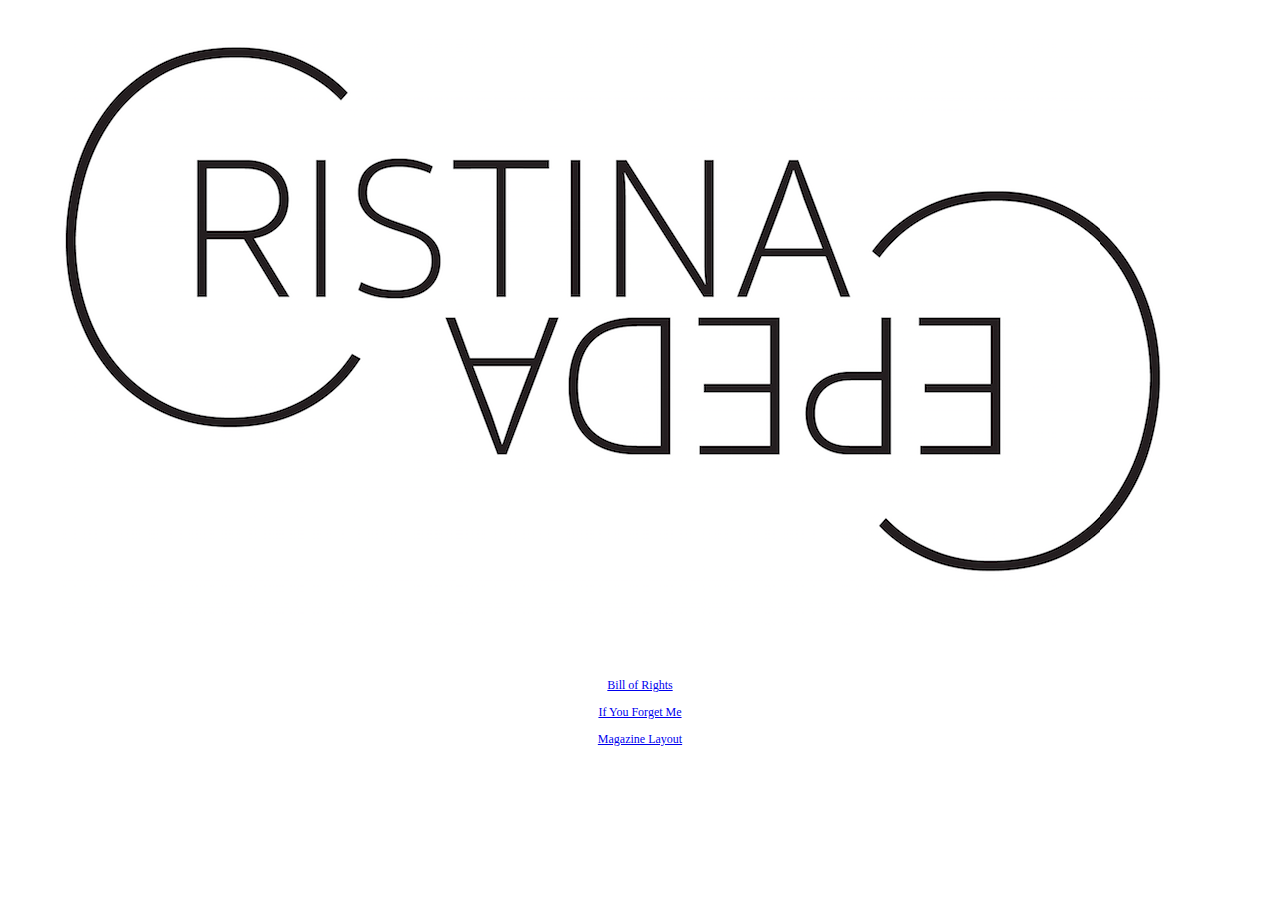
<file: index.html>
<!doctype html>

<html lang="en">
  <head>
    <meta charset="utf-8">

    <title></title>
    <link rel="stylesheet" href="Cristina_website.css">
  </head>

  <body>
  </head>
  <body>
  <h1> <img src="logofinal.png"> </h1>
  <br />
  <br />
    <center>




    <p>

    </p>

    <center>
      <p>
    <a href="bill_of_rights.html"> Bill of Rights </a>
    </p>

    <p>
    <a href="poemfinal.html"> If You Forget Me </a>
    </p>


      <p>
      <a href="magazine_layout.html"> Magazine Layout </a>
      </p>

    </center>
  </body>
</html>
</file>
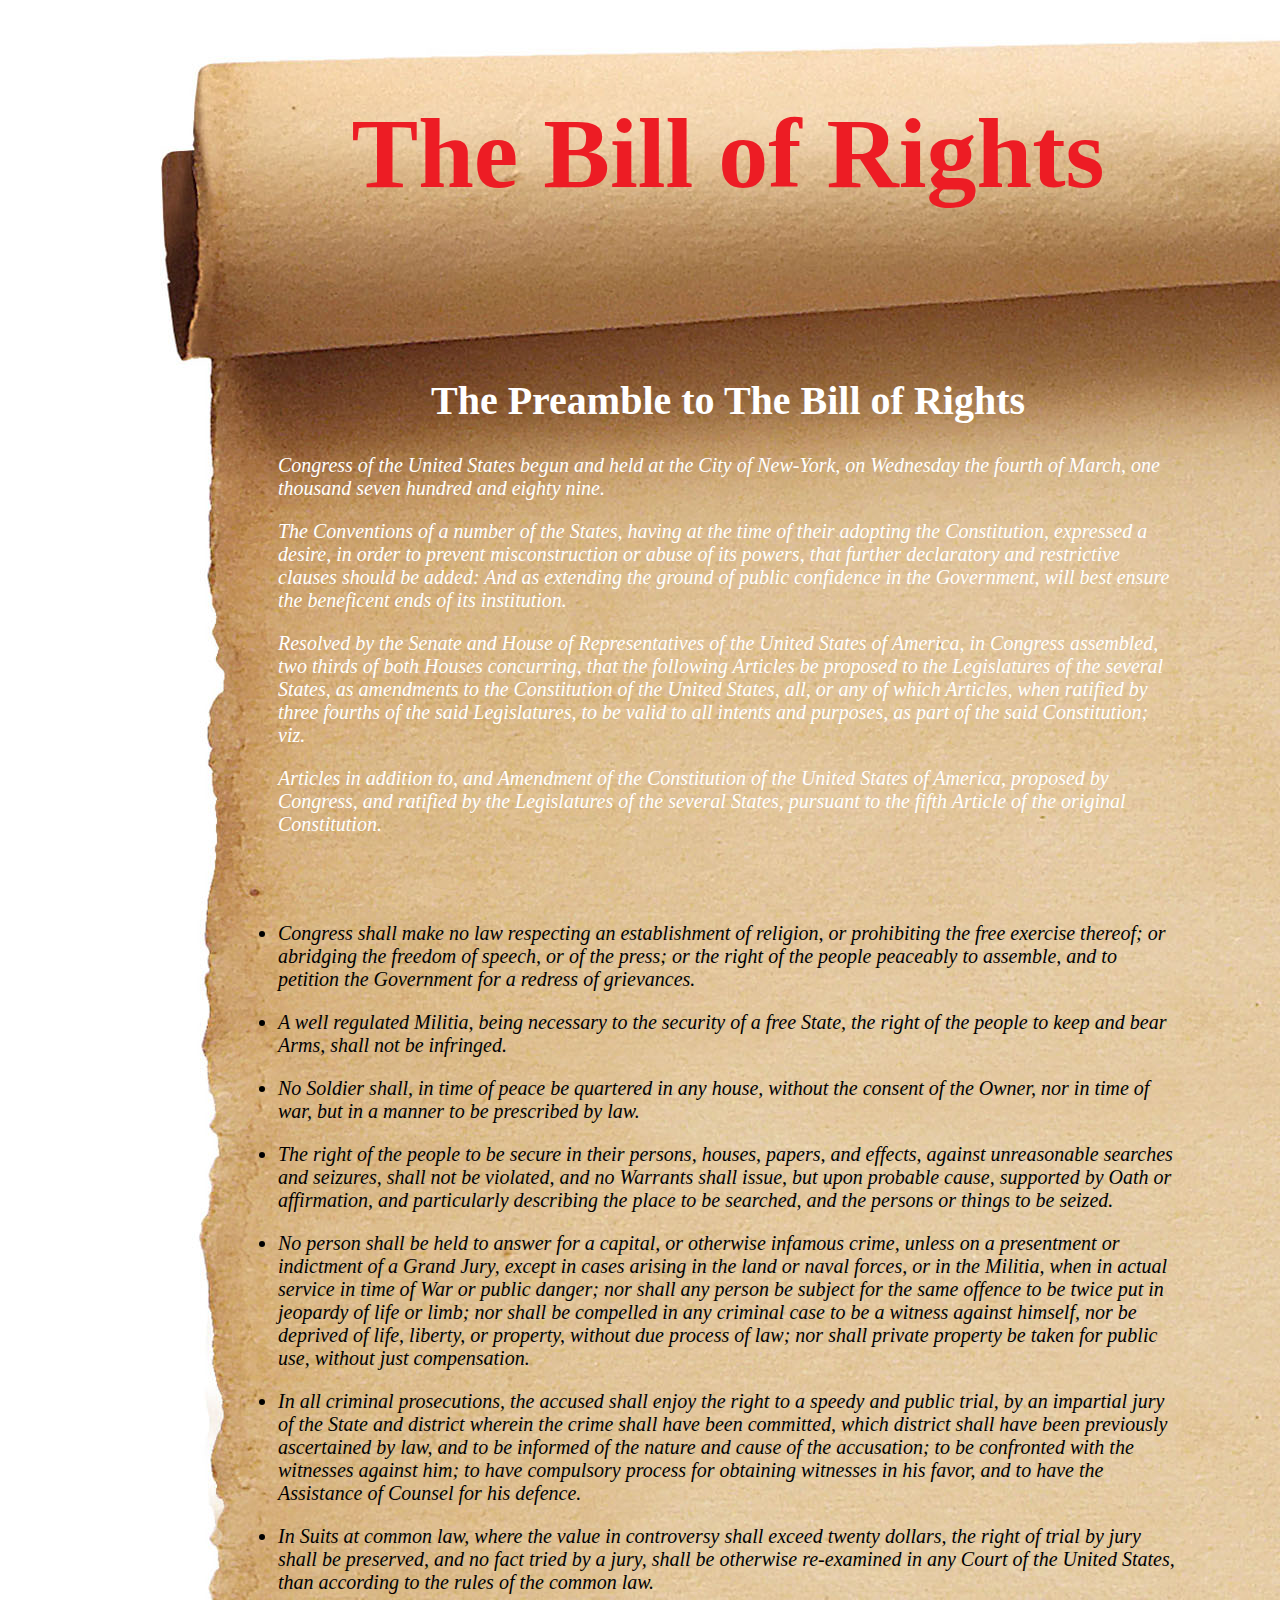
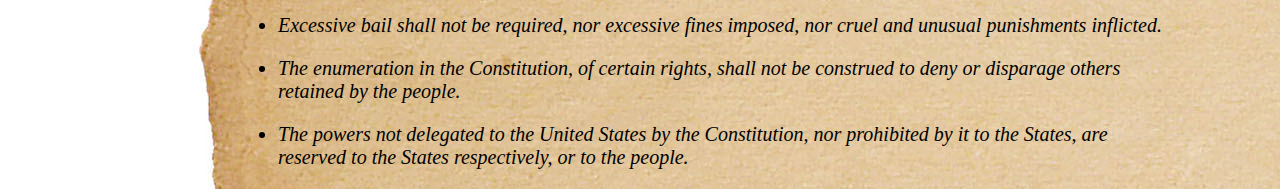
<file: bill_of_rights.html>
<!doctype html>
<html lang="en">
	<head>
		<meta charset="utf-8">

		<title>The Bill of Rights</title>
		<link rel="stylesheet" href="my_bill_of_rights.css">
	</head>
	<body>

		<article>

			<br>
		</br>
		<br>
			<h1 class="center">The Bill of  Rights</h1>
<br>
</br>
<br>
</br>

			<h2>The Preamble to The Bill of Rights</h2>


      <cite>
			<p>Congress of the United States begun and held at the City of New-York, on Wednesday the fourth of March, one thousand seven hundred and eighty nine.</p>

			<p>The Conventions of a number of the States, having at the time of their adopting the Constitution, expressed a desire, in order to prevent misconstruction or abuse of its powers, that further declaratory and restrictive clauses should be added: And as extending the ground of public confidence in the Government, will best ensure the beneficent ends of its institution.</p>

			<p>Resolved by the Senate and House of Representatives of the United States of America, in Congress assembled, two thirds of both Houses concurring, that the following Articles be proposed to the Legislatures of the several States, as amendments to the Constitution of the United States, all, or any of which Articles, when ratified by three fourths of the said Legislatures, to be valid to all intents and purposes, as part of the said Constitution; viz.</p>

			<p>Articles in addition to, and Amendment of the Constitution of the United States of America, proposed by Congress, and ratified by the Legislatures of the several States, pursuant to the fifth Article of the original Constitution.</p>

			<br>
			</br>


				<p> <li>
					Congress shall make no law respecting an establishment of religion, or prohibiting the free exercise thereof; or abridging the freedom of speech, or of the press; or the right of the people peaceably to assemble, and to petition the Government for a redress of grievances.</p>

				<p> <li>
					A well regulated Militia, being necessary to the security of a free State, the right of the people to keep and bear Arms, shall not be infringed.</p>

				<p> <li>
					No Soldier shall, in time of peace be quartered in any house, without the consent of the Owner, nor in time of war, but in a manner to be prescribed by law.</p>

				<p> <li>
					The right of the people to be secure in their persons, houses, papers, and effects, against unreasonable searches and seizures, shall not be violated, and no Warrants shall issue, but upon probable cause, supported by Oath or affirmation, and particularly describing the place to be searched, and the persons or things to be seized.</p>
				</li>

				<p><li>
					No person shall be held to answer for a capital, or otherwise infamous crime, unless on a presentment or indictment of a Grand Jury, except in cases arising in the land or naval forces, or in the Militia, when in actual service in time of War or public danger; nor shall any person be subject for the same offence to be twice put in jeopardy of life or limb; nor shall be compelled in any criminal case to be a witness against himself, nor be deprived of life, liberty, or property, without due process of law; nor shall private property be taken for public use, without just compensation.</p>
				</li>

				<p><li>
					In all criminal prosecutions, the accused shall enjoy the right to a speedy and public trial, by an impartial jury of the State and district wherein the crime shall have been committed, which district shall have been previously ascertained by law, and to be informed of the nature and cause of the accusation; to be confronted with the witnesses against him; to have compulsory process for obtaining witnesses in his favor, and to have the Assistance of Counsel for his defence.</p>
				</li>

				<p><li>
					In Suits at common law, where the value in controversy shall exceed twenty dollars, the right of trial by jury shall be preserved, and no fact tried by a jury, shall be otherwise re-examined in any Court of the United States, than according to the rules of the common law.</p>
				</li>

				<p><li>
					Excessive bail shall not be required, nor excessive fines imposed, nor cruel and unusual punishments inflicted.</p>
				</li>

				<p><li>
					The enumeration in the Constitution, of certain rights, shall not be construed to deny or disparage others retained by the people.</p>
				</li>

				<p><li>
					The powers not delegated to the United States by the Constitution, nor prohibited by it to the States, are reserved to the States respectively, or to the people.</p>

        </cite>
				</li>

		</article>

	</body>
</html>
</file>
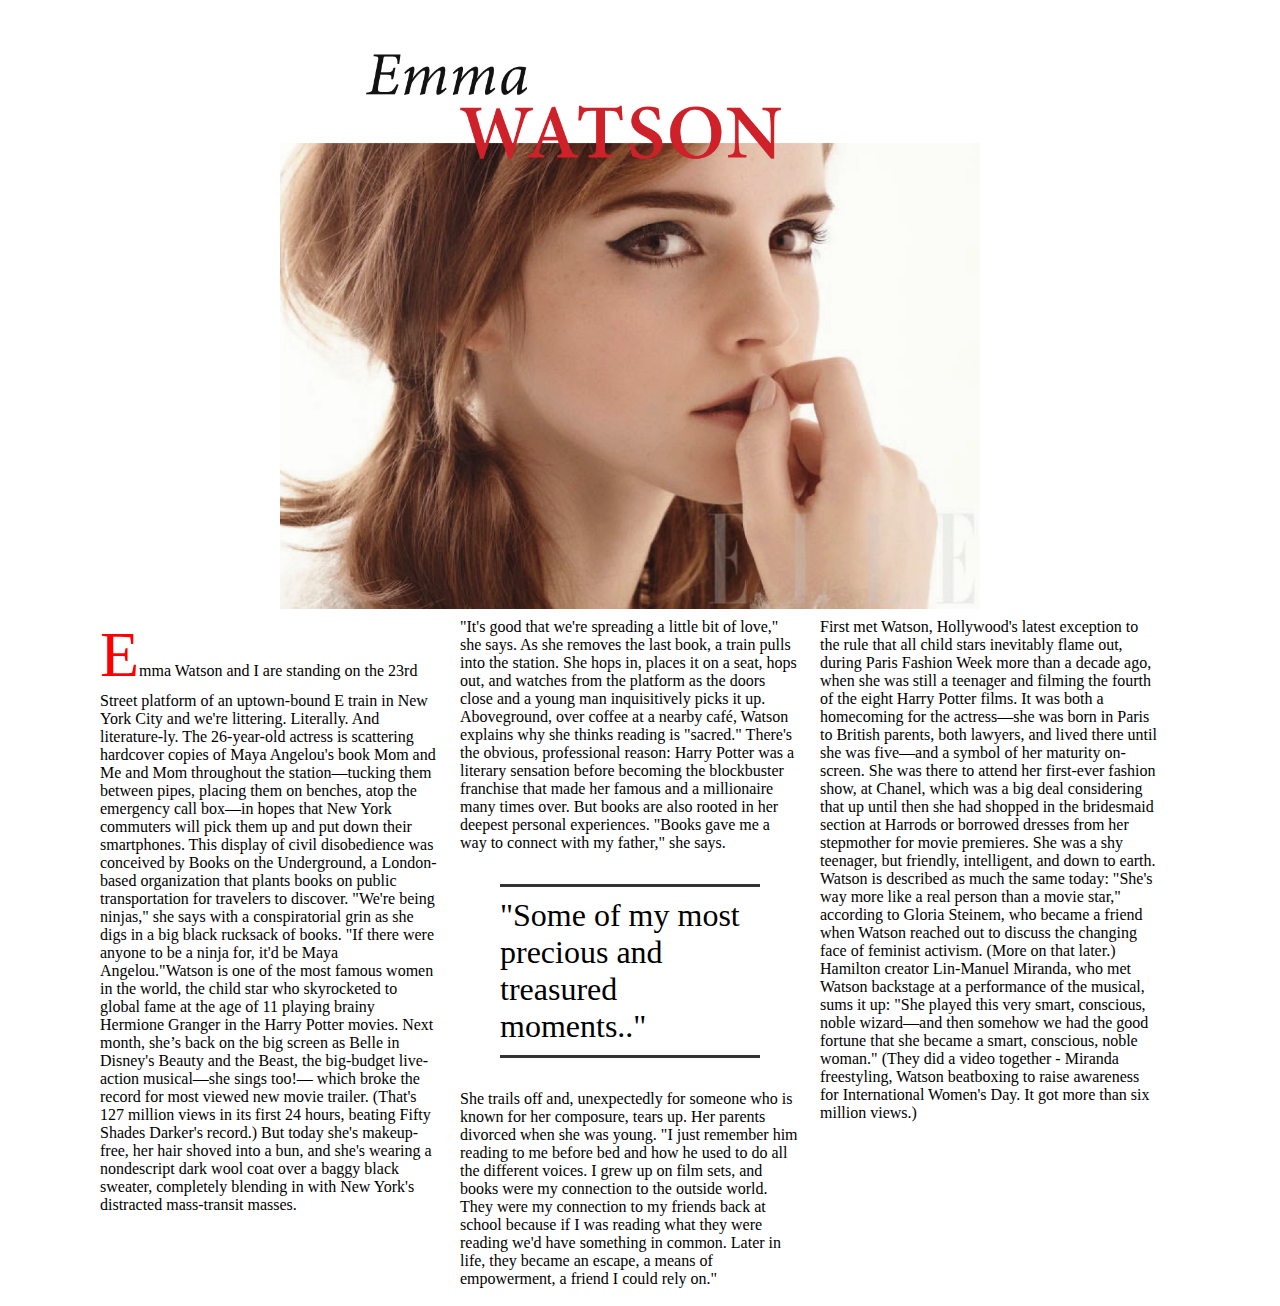
<file: magazine_layout.html>
<!DOCTYPE html>

<!--
                https://www.w3schools.com/css/css3_intro.asp
                https://www.w3schools.com/css/css3_flexbox.asp

-->
<html>
<head>

<link rel="stylesheet" type="text/css" href="magazine_layout.css" />
</head>
<body>
  <div class="body-container">
  <div class="flex-container1">
  <div class="flex-item1">
    <img src="emma_editorial.jpg" style="width:700px"/></div>

<br>
</br>
</div>
<div class="flex-container2">

  <div class="flex-item drop-cap">Emma Watson and I are standing on the 23rd Street platform of an uptown-bound E train in New York City and we're littering.
    Literally. And literature-ly. The 26-year-old actress is scattering hardcover copies of Maya Angelou's book Mom and Me and Mom throughout the station—tucking them between pipes,
    placing them on benches, atop the emergency call box—in hopes that New York commuters will pick them up and put down their smartphones. This display of civil disobedience was conceived by Books on the Underground,
    a London-based organization that plants books on public transportation for travelers to discover.
    "We're being ninjas," she says with a conspiratorial grin as she digs in a big black rucksack of books. "If there were anyone to be a ninja for, it'd be Maya Angelou."Watson is one of the most famous women in the world, the child star who skyrocketed to global fame at the age of 11 playing brainy Hermione Granger in the Harry Potter movies. Next month, she’s back on the big screen as Belle in Disney's Beauty and the Beast, the big-budget live-action musical—she sings too!— which broke the record for most viewed new movie trailer. (That's 127 million views in its first 24 hours, beating Fifty Shades Darker's record.) But today she's makeup-free, her hair shoved into a bun, and she's wearing a nondescript dark wool coat over a baggy black sweater, completely blending in with New York's distracted mass-transit masses.</div>
  <div class="flex-item"> "It's good that we're spreading a little bit of love," she says. As she removes the last book, a train pulls into the station. She hops in, places it on a seat, hops out, and watches from the platform as the doors close and a young man inquisitively picks it up.

Aboveground, over coffee at a nearby café, Watson explains why she thinks reading is "sacred." There's the obvious, professional reason: Harry Potter was a literary sensation before becoming the blockbuster franchise that made her famous and a millionaire many times over. But books are also rooted in her deepest personal experiences. "Books gave me a way to connect with my father," she says.
<blockquote>"Some of my most precious and treasured moments.."</blockquote>
She trails off and, unexpectedly for someone who is known for her composure, tears up. Her parents divorced when she was young. "I just remember him reading to me before bed and how he used to do all the different voices. I grew up on film sets, and books were my connection to the outside world. They were my connection to my friends back at school because if I was reading what they were reading we'd have something in common. Later in life, they became an escape, a means of empowerment, a friend I could rely on."</div>
  <div class="flex-item">First met Watson, Hollywood's latest exception to the rule that all child stars inevitably flame out, during Paris Fashion Week more than a decade ago, when she was still a teenager and filming the fourth of the eight Harry Potter films. It was both a homecoming for the actress—she was born in Paris to British parents, both lawyers, and lived there until she was five—and a symbol of her maturity on-screen. She was there to attend her first-ever fashion show, at Chanel, which was a big deal considering that up until then she had shopped in the bridesmaid section at Harrods or borrowed dresses from her stepmother for movie premieres.

She was a shy teenager, but friendly, intelligent, and down to earth. Watson is described as much the same today: "She's way more like a real person than a movie star," according to Gloria Steinem, who became a friend when Watson reached out to discuss the changing face of feminist activism. (More on that later.) Hamilton creator Lin-Manuel Miranda, who met Watson backstage at a performance of the musical, sums it up: "She played this very smart, conscious, noble wizard—and then somehow we had the good fortune that she became a smart, conscious, noble woman." (They did a video together - Miranda freestyling, Watson beatboxing to raise awareness for International Women's Day. It got more than six million views.)</div>

</div>
</div>
</body>
</html>
</file>
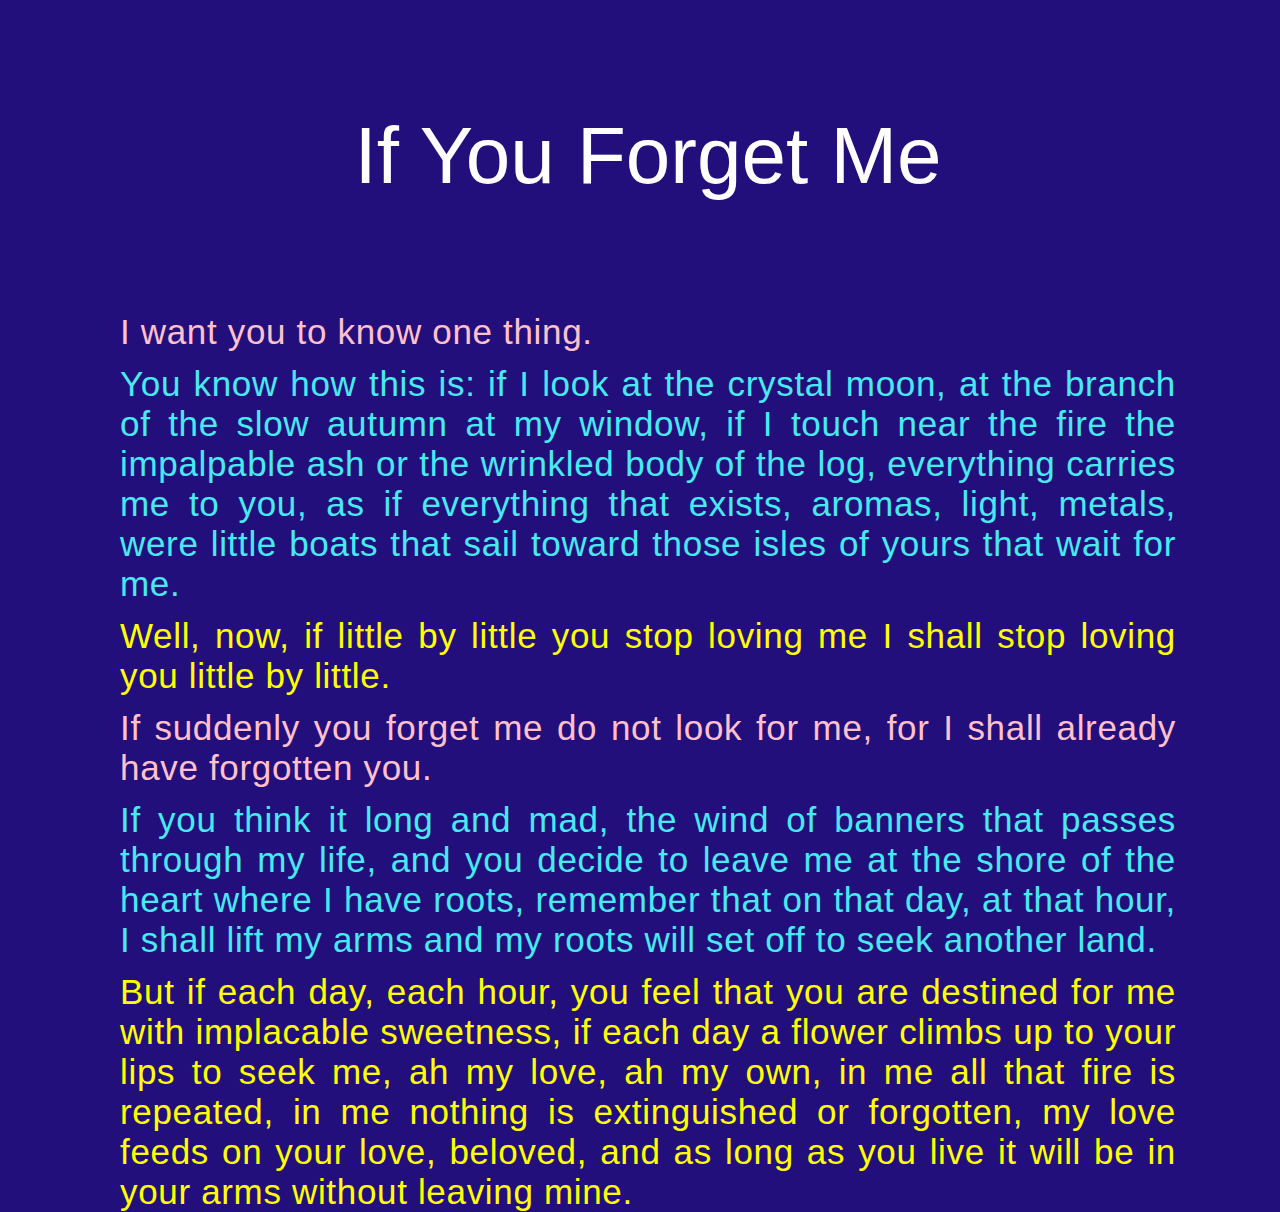
<file: poem.html>
<!DOCTYPE html>
<html>
    <head>
      <meta charset="utf-8">
      <meta http-equiv="X-UA-Compatible" content="IE=edge,chrome=1">
      <meta name="viewport" content="width=device-width, initial-scale=1">
      <title>If You Forget Me</title>
      <meta name="author" content="" />
      <meta name="description" content="" />
      <meta name="keywords" content="" />

      <link rel="stylesheet" href="poem.css">
    </head>

  <body>
<p>

  <div class="header">
    <h1> If You Forget Me </h1>  </p>
  </div>

    <div id="container">
      <div id="first">
<div class="first1">
      <p>I want you to know one thing.</p>
      </div>

<div class="kontainer">
      <p>You know how this is:
      if I look
      at the crystal moon, at the branch
      of the slow autumn at my window,
      if I touch
      near the fire
      the impalpable ash
      or the wrinkled body of the log,
      everything carries me to you,
      as if everything that exists,
      aromas, light, metals,
      were little boats
      that sail
      toward those isles of yours that wait for me.
    </p> </div>

      <div class="lastp">
      <p>Well, now, if little by little
      you stop loving me
      I shall stop loving you little by little.</p>
      </div>


      <div class="gone">
      <p>If suddenly you forget me do not look for me,
      for I shall already have forgotten you.</p>
      </div>

      <div class="secondlast">
      <p>
      If you think it long and mad,
      the wind of banners
      that passes through my life,
      and you decide
      to leave me at the shore
      of the heart where I have roots,
      remember
      that on that day,
      at that hour,
      I shall lift my arms
      and my roots will set off
      to seek another land.</p>
    </div>

      <div class="lastp">
      <p>But if each day, each hour,
      you feel that you are destined for me
      with implacable sweetness,
      if each day a flower
      climbs up to your lips to seek me,
      ah my love, ah my own,
      in me all that fire is repeated,
      in me nothing is extinguished or forgotten,
      my love feeds on your love, beloved,
      and as long as you live it will be in your arms
      without leaving mine.</p>
    </div>

    </div>
  </body>
</html>
</file>
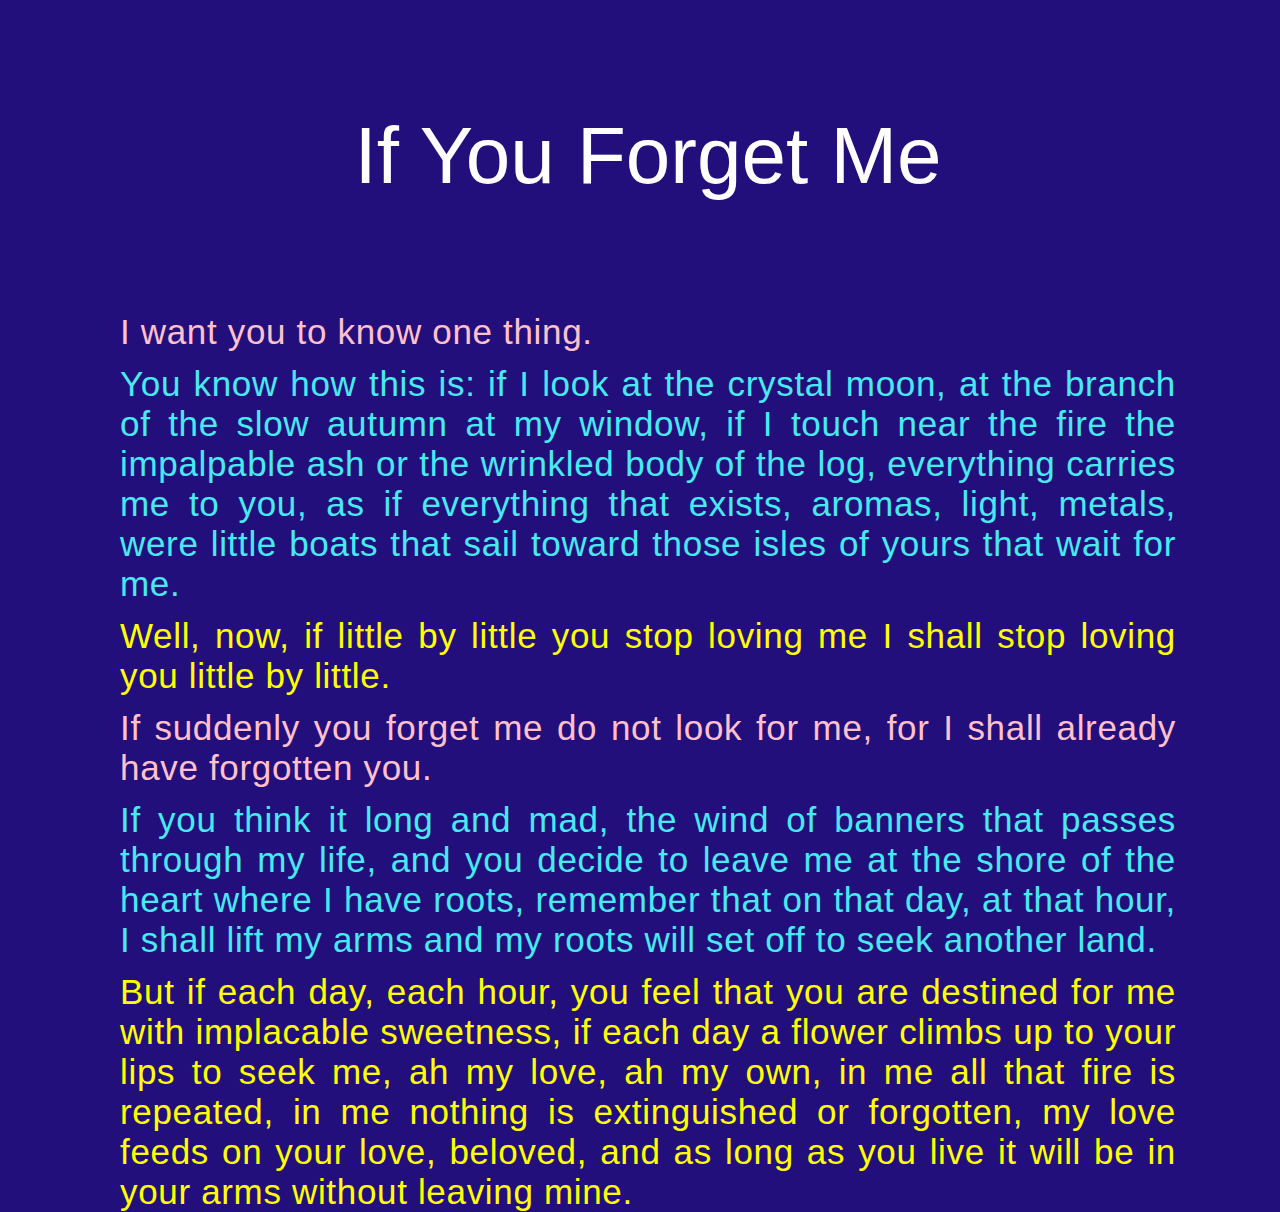
<file: poemfinal.html>
<!DOCTYPE html>
<html>
    <head>
      <meta charset="utf-8">
      <meta http-equiv="X-UA-Compatible" content="IE=edge,chrome=1">
      <meta name="viewport" content="width=device-width, initial-scale=1">
      <title>If You Forget Me</title>
      <meta name="author" content="" />
      <meta name="description" content="" />
      <meta name="keywords" content="" />

      <link rel="stylesheet" href="poemfinal.css">
    </head>

  <body>
<p>

  <div class="header">
    <h1> If You Forget Me </h1>  </p>
  </div>

    <div id="container">
      <div id="first">
<div class="first1">
      <p>I want you to know one thing.</p>
      </div>

<div class="kontainer">
      <p>You know how this is:
      if I look
      at the crystal moon, at the branch
      of the slow autumn at my window,
      if I touch
      near the fire
      the impalpable ash
      or the wrinkled body of the log,
      everything carries me to you,
      as if everything that exists,
      aromas, light, metals,
      were little boats
      that sail
      toward those isles of yours that wait for me.
    </p> </div>

      <div class="lastp">
      <p>Well, now, if little by little
      you stop loving me
      I shall stop loving you little by little.</p>
      </div>


      <div class="gone">
      <p>If suddenly you forget me do not look for me,
      for I shall already have forgotten you.</p>
      </div>

      <div class="secondlast">
      <p>
      If you think it long and mad,
      the wind of banners
      that passes through my life,
      and you decide
      to leave me at the shore
      of the heart where I have roots,
      remember
      that on that day,
      at that hour,
      I shall lift my arms
      and my roots will set off
      to seek another land.</p>
    </div>

      <div class="lastp">
      <p>But if each day, each hour,
      you feel that you are destined for me
      with implacable sweetness,
      if each day a flower
      climbs up to your lips to seek me,
      ah my love, ah my own,
      in me all that fire is repeated,
      in me nothing is extinguished or forgotten,
      my love feeds on your love, beloved,
      and as long as you live it will be in your arms
      without leaving mine.</p>
    </div>

    </div>
  </body>
</html>
</file>
<file: Cristina_website.css>
body {
    background-image:("backgroundcolorcircle.png");

}

h1 {
    color: black;
    margin-left: 0px;
    margin-right: 50px;
    margin-bottom: 0px;
    margin-top: 0px;
}


body {
background-color: ;
font-family: Helvetica,;
font-size: 12px;
color: black;


}

h1 {
text-align: center;
font-family: Arial, Calibri, Sans-Serif;
color: red;
}
</file>
<file: my_bill_of_rights.css>
body {
	color: white;
	background-image: url("letter_oldpaper.jpg");

    border-left: 50px;
    border-right: 50px;
    border-top: 50px;
    border-bottom: 50px;
    border-radius: 50px;

}

article {
    width: 900px;
    margin-left: 270PX;
}

/*
	font-size:80pt;
	text-align: center;
	margin-top:100px;
	font-family: tahoma;
}*/

h1.center {
    text-align: center;
		padding-bottom: center;
}

h1:hover{
	color:blue;
}

h2{
	color:white;
	text-align: center;

	padding-top: 30px;
	border-bottom: 10px;
}
h2:hover{
	color:black;



}

.random {
  background-color: #21409A;
  border-radius: 50px;
  border-width: 20px;

}


h1 {

h1:hover color:white;

	color: #ED1C24;
	font-family: "Snell Roundhand";
    font-size: 100px;
    font-variant: normal;
    font-weight: bold;
    line-height: 50px;

}

h2 {
	font-family: "Snell Roundhand";
    font-size: 40px;
    font-variant: normal;
    font-weight: italic;
    line-height: 40px;
}
li {
	font-family: "Bold";
	font-size: 20px;
	color: black;

}
li:hover{
	color:black;
	font-size: 30px;
}

cite {
	font-size: 20px;
	font-family: "Bold";
}

cite:hover{
	color:black;
}




span {
	color: red;
}
a:link {
	color:white;
	text-decoration: no text-decoration;
}
a:hover {
	color: white;
}
</file>
<file: magazine_layout.css>
.body-container {

        width:1100px;
        margin: 0 auto;
}

.flex-container1 {
    display: -webkit-flex;
    display: flex;
    -webkit-justify-content: center;
    justify-content: center;
    width: 1080px;
    height: 600px;


}
.flex-container2 {
    display: -webkit-flex;
    display: flex;
    -webkit-justify-content: space-between;
    justify-content: space-between;
    width: 1080px;
    height: auto;

}
.flex-item {
    background-color: #ffffff;
    width: 1000px;
    height: auto;
    margin: 10px;
    <div class="flex-item"><img src="red-s.jpg" style="width:wwpx;height:hhpx;" align="left" hspace="30" />column 1</div>
}

.flex-item1 {
    background-color: #ffffff;
    width: 1000px;
    height: auto;
    margin: 10px;

}

.drop-cap::first-letter {
  font-size: 4em;
  color: red;
}

img {
    display: block;
    margin: auto;
    }

blockquote {
  border-top: solid 3px #333;
  border-bottom: solid 3px #333;
  padding: 10px 0;
  font-size: 200%
}

p:first-child::first-letter {
  font-size: 4em;
  color: red;
  line-height: 60px;
  float: left;
}
</file>
<file: poem.css>
html, body { width: 100%; height: 100%; background-color: #220F7B; }

@font-face {
  font-family: 'Noteworthy', sans-serif;
	src: url(https://fonts.googleapis.com/css?family=Sansita); }


h1 { font: normal 55px "Noteworthy", sans-serif; text-align: center; margin: 110px; color: white; }
p,.lastp p,.gone p { font: normal 35px "Noteworthy", sans-serif; margin: 12px; color: white; letter-spacing: 0.5pt; }

* { text-align:justify; }
#container { margin-left: 100px; margin-right: 100px; margin-bottom: 100px; }

p>span { color: red; }

#first~p { color: black }

.gone~p { color: white; }
.gone p { color: white; }
.gone p:hover {font-size: 40px;}
.gone p {color: pink;}

.kontainer p {color: #47EAF3;}
.kontainer p:hover {font-size: 40px;}

.lastp p { color: yellow; }

.first1 p {font-size: 35px;}
.first1 p {color: pink;}
.first1 p:hover {font-weight: bolder;}
.first1 p:hover {font-size: 40px;}


.secondlast p {color: #47EAF3;}
.secondlast p:hover {font-size: 40px;}



.lastp p:hover { font-size: 40px; }
.lastp p:active { font-size: 70px; }

.gone p::selection { color: #220F7B; }
p::first-line { background: #220F7B; }

.header h1 {font-size: 80px;}

#first p:focus { color: pink; }
</file>
<file: poemfinal.css>
html, body { width: 100%; height: 100%; background-color: #220F7B; }

@font-face {
  font-family: 'Noteworthy', sans-serif;
	src: url(https://fonts.googleapis.com/css?family=Sansita); }


h1 { font: normal 55px "Noteworthy", sans-serif; text-align: center; margin: 110px; color: white; }
p,.lastp p,.gone p { font: normal 35px "Noteworthy", sans-serif; margin: 12px; color: white; letter-spacing: 0.5pt; }

* { text-align:justify; }
#container { margin-left: 100px; margin-right: 100px; margin-bottom: 100px; }

p>span { color: red; }

#first~p { color: black }

.gone~p { color: white; }
.gone p { color: white; }
.gone p:hover {font-size: 40px;}
.gone p {color: pink;}

.kontainer p {color: #47EAF3;}
.kontainer p:hover {font-size: 40px;}

.lastp p { color: yellow; }

.first1 p {font-size: 35px;}
.first1 p {color: pink;}
.first1 p:hover {font-weight: bolder;}
.first1 p:hover {font-size: 40px;}


.secondlast p {color: #47EAF3;}
.secondlast p:hover {font-size: 40px;}



.lastp p:hover { font-size: 40px; }
.lastp p:active { font-size: 70px; }

.gone p::selection { color: #220F7B; }
p::first-line { background: #220F7B; }

.header h1 {font-size: 80px;}

#first p:focus { color: pink; }
</file>
